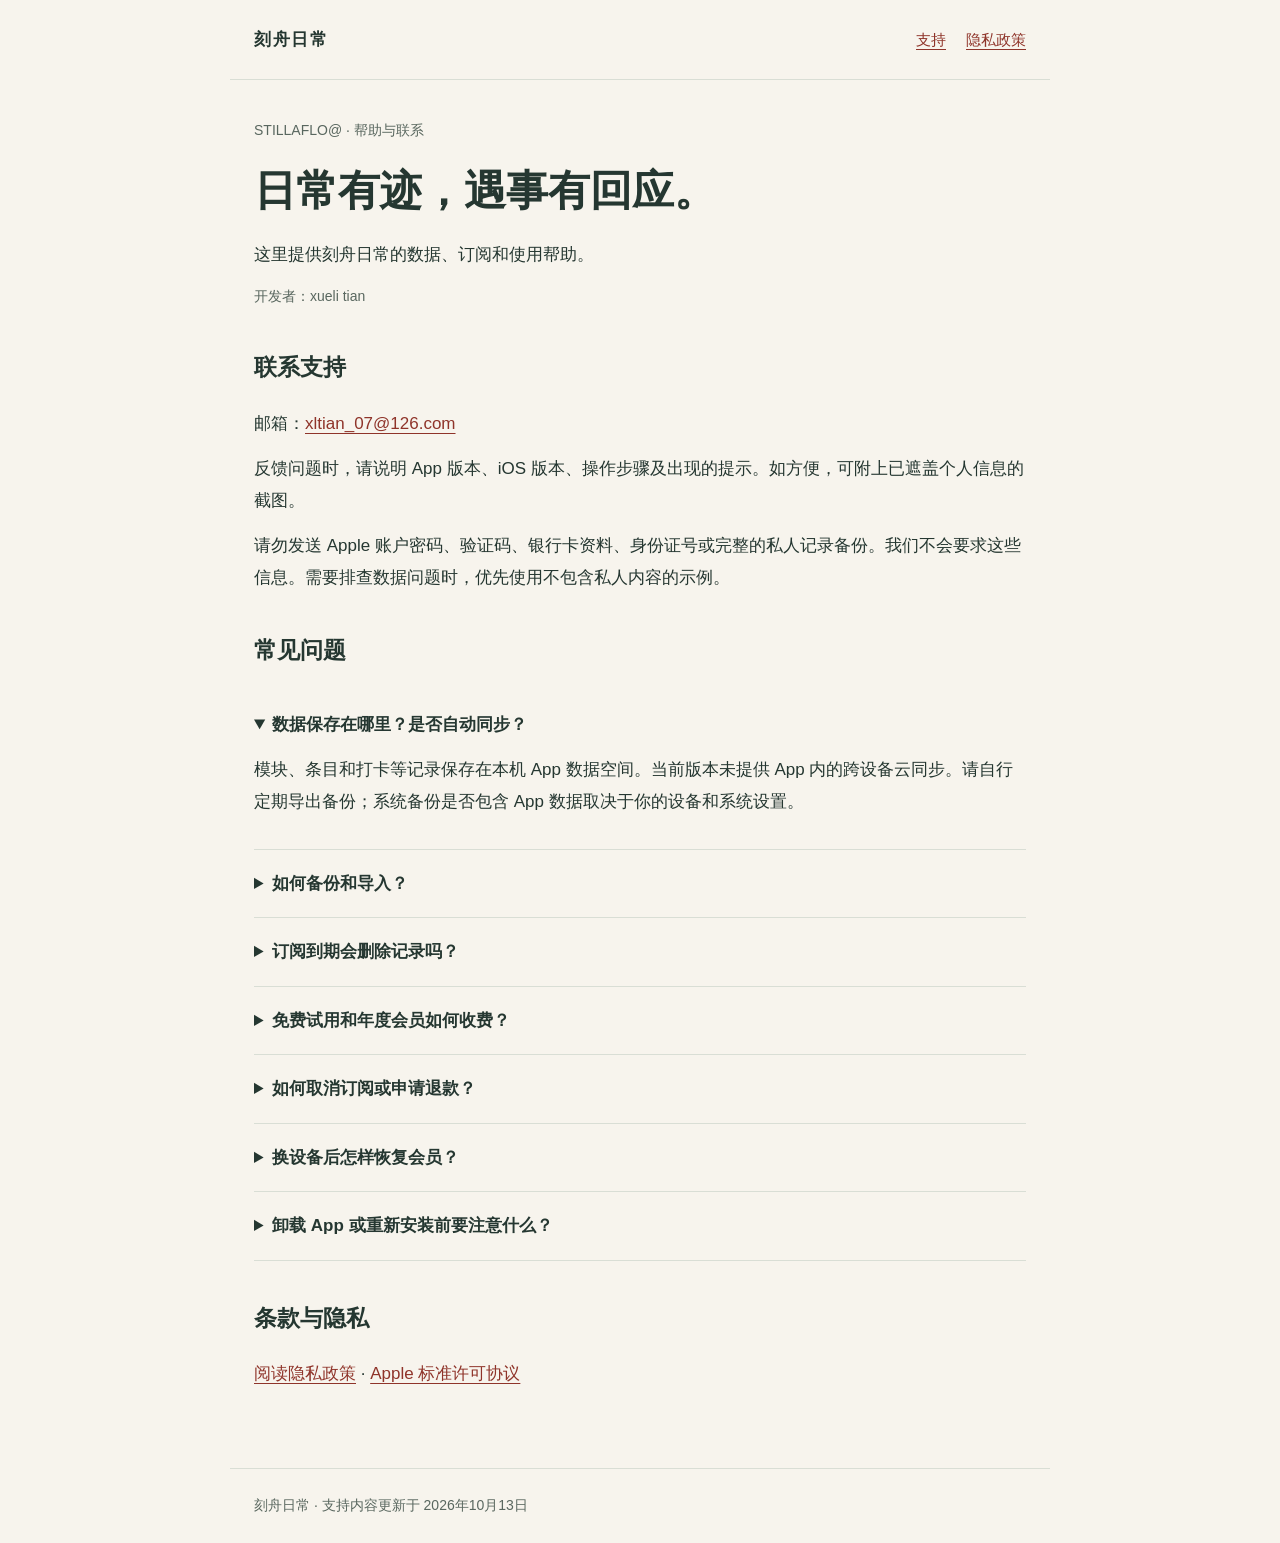
<file: index.html>
<!doctype html>
<html lang="zh-CN"><head><meta charset="utf-8"><meta name="viewport" content="width=device-width,initial-scale=1"><title>刻舟日常 · 支持</title><meta name="description" content="刻舟日常使用帮助、数据备份与订阅支持。"><link rel="stylesheet" href="styles.css"></head>
<body><header><span class="brand">刻舟日常</span><nav aria-label="页面导航"><a href="index.html" aria-current="page">支持</a><a href="privacy.html">隐私政策</a></nav></header>
<main><p class="eyebrow">STILLAFLO@ · 帮助与联系</p><h1>日常有迹，遇事有回应。</h1><p>这里提供刻舟日常的数据、订阅和使用帮助。</p><p class="meta">开发者：xueli tian</p>
<section aria-labelledby="contact"><h2 id="contact">联系支持</h2><p>邮箱：<a href="mailto:xltian_07@126.com">xltian_07@126.com</a></p><p>反馈问题时，请说明 App 版本、iOS 版本、操作步骤及出现的提示。如方便，可附上已遮盖个人信息的截图。</p><p>请勿发送 Apple 账户密码、验证码、银行卡资料、身份证号或完整的私人记录备份。我们不会要求这些信息。需要排查数据问题时，优先使用不包含私人内容的示例。</p></section>
<section aria-labelledby="faq"><h2 id="faq">常见问题</h2>
<details open><summary>数据保存在哪里？是否自动同步？</summary><p>模块、条目和打卡等记录保存在本机 App 数据空间。当前版本未提供 App 内的跨设备云同步。请自行定期导出备份；系统备份是否包含 App 数据取决于你的设备和系统设置。</p></details>
<details><summary>如何备份和导入？</summary><p>在「刻舟」的菜单中选择「导出数据」，通过系统分享界面选择保存位置。导出的文件可能包含你的私人记录，请妥善保管。</p><p>「导入数据」会在确认后替换当前数据，并在本机保留导入前的副本。可通过「找回导入前的数据」查看或导出副本；导入和恢复到当前库需要有效订阅。操作前建议另行导出当前数据。</p></details>
<details><summary>订阅到期会删除记录吗？</summary><p>不会因订阅到期自动删除记录。你仍可查看历史并导出数据；新增、编辑、删除、打卡、归档和导入等写入操作需要有效订阅。</p></details>
<details><summary>免费试用和年度会员如何收费？</summary><p>符合 Apple 资格的新订阅者可试用一个月，试用结束后自动按年续订。免费试用需要先经 Apple 确认订阅，不从安装 App 时自动开始。实际价格、资格、扣款时间及有效期以 Apple 购买确认页和订阅状态为准。</p></details>
<details><summary>如何取消订阅或申请退款？</summary><p>在 App「订阅与试用」中选择「管理／取消订阅」，或前往 iPhone「设置 → Apple 账户 → 订阅」。如不希望续订，请至少提前 24 小时取消。取消自动续订不等同于退款；可用期限以 Apple 返回的权益为准。</p><p>退款通过 Apple 申请：<a href="https://reportaproblem.apple.com/">Apple 问题报告页面</a>。退款是否获批由 Apple 决定。</p></details>
<details><summary>换设备后怎样恢复会员？</summary><p>使用购买时的 Apple 账户，在「订阅与试用」中点击「恢复购买」，并保持联网。恢复购买不会恢复你的日常记录；记录需要另行导入备份。已到期订阅不会因为恢复购买重新获得有效权益。</p></details>
<details><summary>卸载 App 或重新安装前要注意什么？</summary><p>删除 App 会移除本机 App 数据，请先导出并确认备份已保存到 App 之外的位置。开发者没有你的云端记录副本，无法承诺找回未备份的数据。</p></details></section>
<section><h2>条款与隐私</h2><p><a href="privacy.html">阅读隐私政策</a> · <a href="https://www.apple.com/legal/internet-services/itunes/dev/stdeula/">Apple 标准许可协议</a></p></section></main><footer>刻舟日常 · 支持内容更新于 2026年10月13日</footer></body></html>
</file>
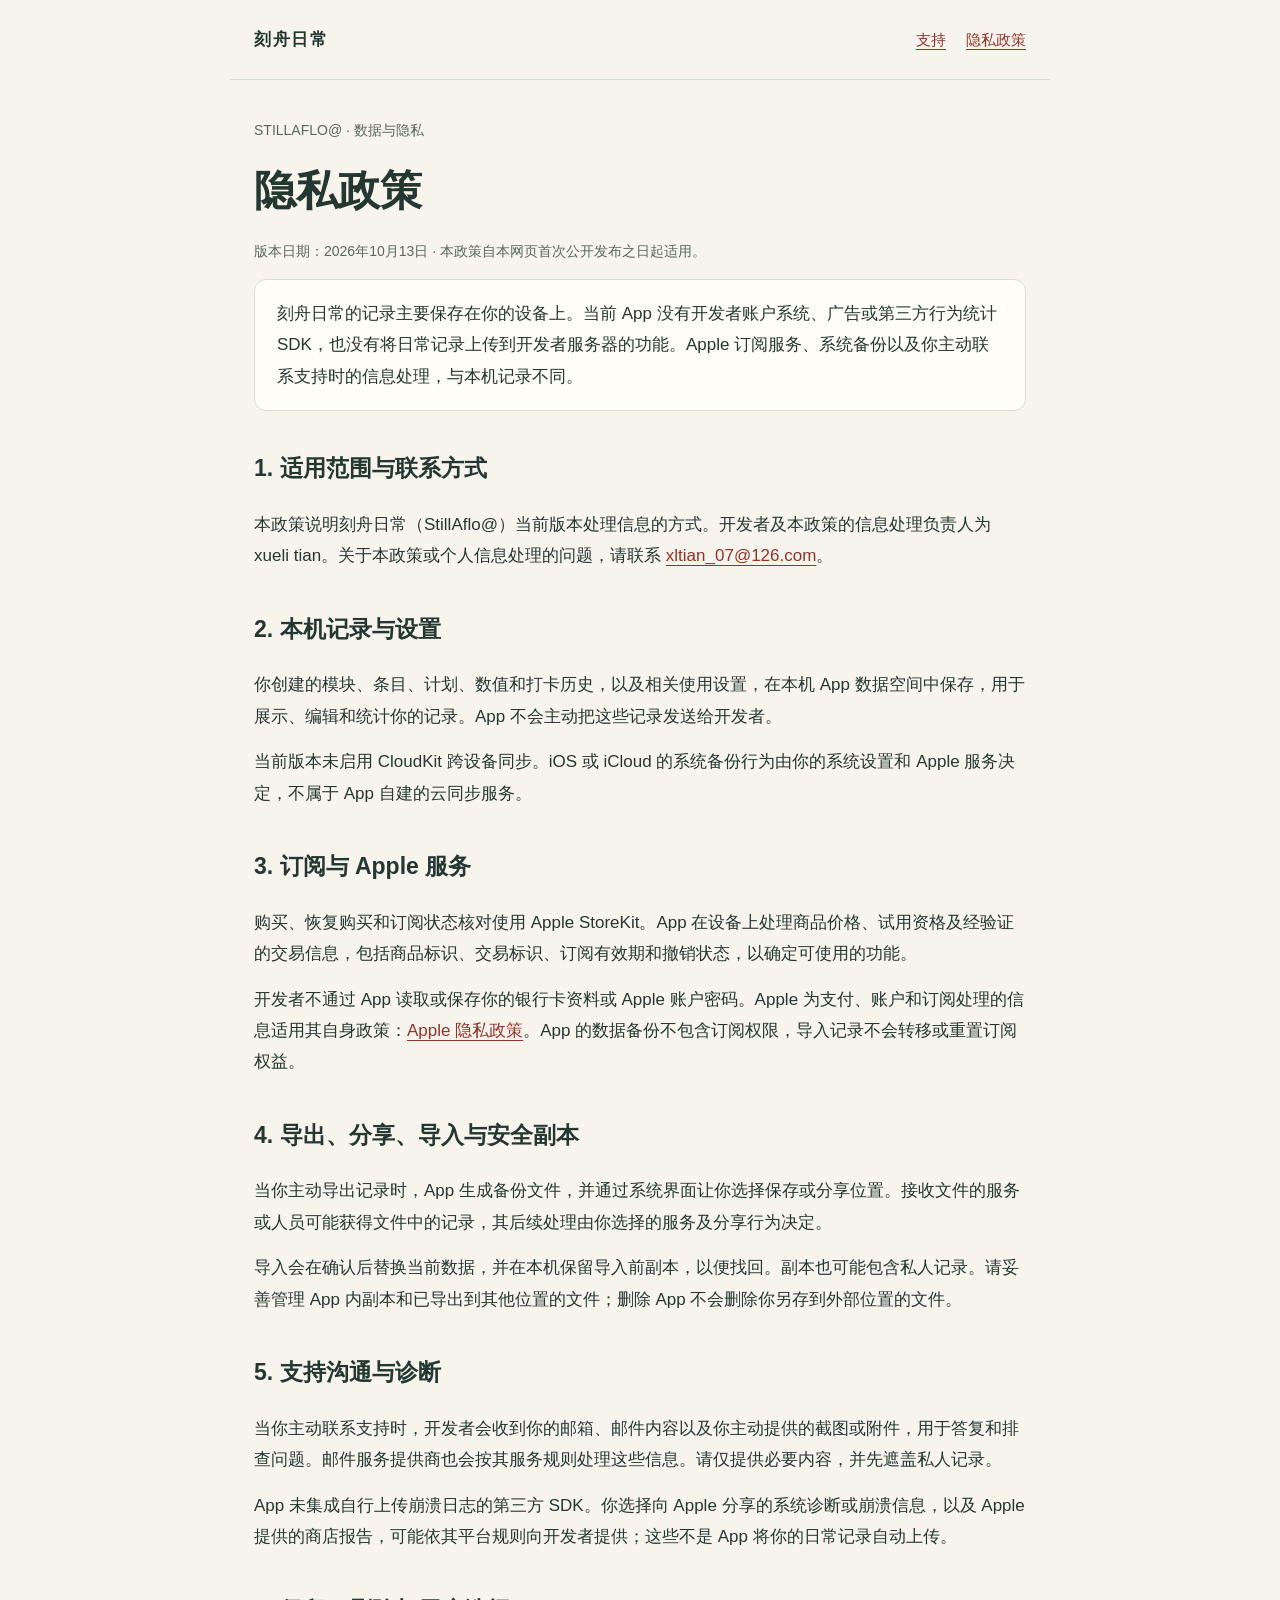
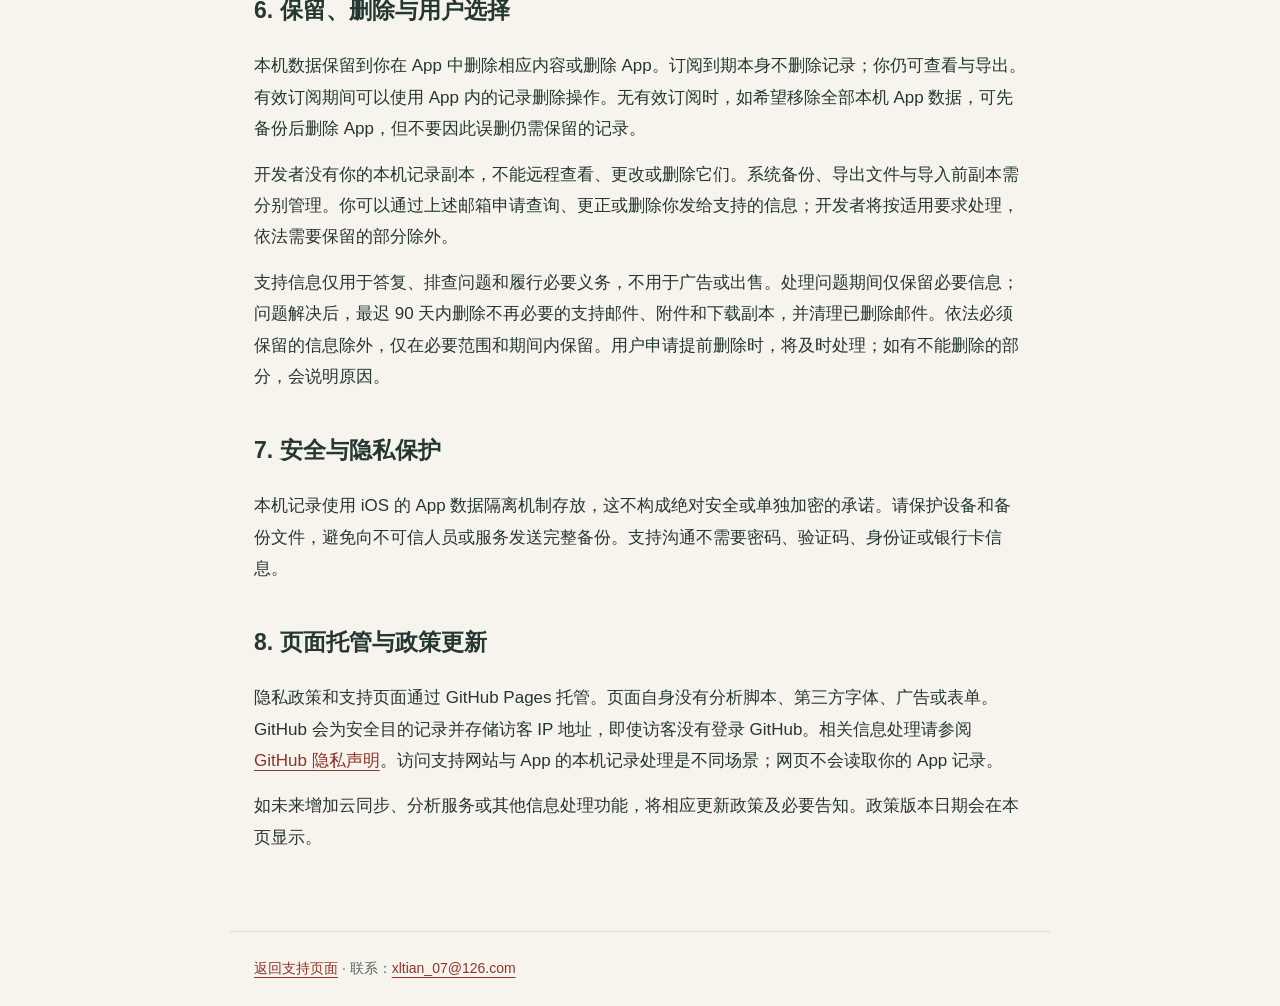
<file: privacy.html>
<!doctype html>
<html lang="zh-CN"><head><meta charset="utf-8"><meta name="viewport" content="width=device-width,initial-scale=1"><title>刻舟日常 · 隐私政策</title><meta name="description" content="了解刻舟日常的本地记录、订阅、备份及支持信息如何处理。"><link rel="stylesheet" href="styles.css"></head>
<body><header><span class="brand">刻舟日常</span><nav aria-label="页面导航"><a href="index.html">支持</a><a href="privacy.html" aria-current="page">隐私政策</a></nav></header>
<main><p class="eyebrow">STILLAFLO@ · 数据与隐私</p><h1>隐私政策</h1><p class="meta">版本日期：2026年10月13日 · 本政策自本网页首次公开发布之日起适用。</p>
<div class="summary">刻舟日常的记录主要保存在你的设备上。当前 App 没有开发者账户系统、广告或第三方行为统计 SDK，也没有将日常记录上传到开发者服务器的功能。Apple 订阅服务、系统备份以及你主动联系支持时的信息处理，与本机记录不同。</div>
<section><h2>1. 适用范围与联系方式</h2><p>本政策说明刻舟日常（StillAflo@）当前版本处理信息的方式。开发者及本政策的信息处理负责人为 xueli tian。关于本政策或个人信息处理的问题，请联系 <a href="mailto:xltian_07@126.com">xltian_07@126.com</a>。</p></section>
<section><h2>2. 本机记录与设置</h2><p>你创建的模块、条目、计划、数值和打卡历史，以及相关使用设置，在本机 App 数据空间中保存，用于展示、编辑和统计你的记录。App 不会主动把这些记录发送给开发者。</p><p>当前版本未启用 CloudKit 跨设备同步。iOS 或 iCloud 的系统备份行为由你的系统设置和 Apple 服务决定，不属于 App 自建的云同步服务。</p></section>
<section><h2>3. 订阅与 Apple 服务</h2><p>购买、恢复购买和订阅状态核对使用 Apple StoreKit。App 在设备上处理商品价格、试用资格及经验证的交易信息，包括商品标识、交易标识、订阅有效期和撤销状态，以确定可使用的功能。</p><p>开发者不通过 App 读取或保存你的银行卡资料或 Apple 账户密码。Apple 为支付、账户和订阅处理的信息适用其自身政策：<a href="https://www.apple.com/legal/privacy/">Apple 隐私政策</a>。App 的数据备份不包含订阅权限，导入记录不会转移或重置订阅权益。</p></section>
<section><h2>4. 导出、分享、导入与安全副本</h2><p>当你主动导出记录时，App 生成备份文件，并通过系统界面让你选择保存或分享位置。接收文件的服务或人员可能获得文件中的记录，其后续处理由你选择的服务及分享行为决定。</p><p>导入会在确认后替换当前数据，并在本机保留导入前副本，以便找回。副本也可能包含私人记录。请妥善管理 App 内副本和已导出到其他位置的文件；删除 App 不会删除你另存到外部位置的文件。</p></section>
<section><h2>5. 支持沟通与诊断</h2><p>当你主动联系支持时，开发者会收到你的邮箱、邮件内容以及你主动提供的截图或附件，用于答复和排查问题。邮件服务提供商也会按其服务规则处理这些信息。请仅提供必要内容，并先遮盖私人记录。</p><p>App 未集成自行上传崩溃日志的第三方 SDK。你选择向 Apple 分享的系统诊断或崩溃信息，以及 Apple 提供的商店报告，可能依其平台规则向开发者提供；这些不是 App 将你的日常记录自动上传。</p></section>
<section><h2>6. 保留、删除与用户选择</h2><p>本机数据保留到你在 App 中删除相应内容或删除 App。订阅到期本身不删除记录；你仍可查看与导出。有效订阅期间可以使用 App 内的记录删除操作。无有效订阅时，如希望移除全部本机 App 数据，可先备份后删除 App，但不要因此误删仍需保留的记录。</p><p>开发者没有你的本机记录副本，不能远程查看、更改或删除它们。系统备份、导出文件与导入前副本需分别管理。你可以通过上述邮箱申请查询、更正或删除你发给支持的信息；开发者将按适用要求处理，依法需要保留的部分除外。</p><p>支持信息仅用于答复、排查问题和履行必要义务，不用于广告或出售。处理问题期间仅保留必要信息；问题解决后，最迟 90 天内删除不再必要的支持邮件、附件和下载副本，并清理已删除邮件。依法必须保留的信息除外，仅在必要范围和期间内保留。用户申请提前删除时，将及时处理；如有不能删除的部分，会说明原因。</p></section>
<section><h2>7. 安全与隐私保护</h2><p>本机记录使用 iOS 的 App 数据隔离机制存放，这不构成绝对安全或单独加密的承诺。请保护设备和备份文件，避免向不可信人员或服务发送完整备份。支持沟通不需要密码、验证码、身份证或银行卡信息。</p></section>
<section><h2>8. 页面托管与政策更新</h2><p>隐私政策和支持页面通过 GitHub Pages 托管。页面自身没有分析脚本、第三方字体、广告或表单。GitHub 会为安全目的记录并存储访客 IP 地址，即使访客没有登录 GitHub。相关信息处理请参阅 <a href="https://docs.github.com/en/site-policy/privacy-policies/github-general-privacy-statement">GitHub 隐私声明</a>。访问支持网站与 App 的本机记录处理是不同场景；网页不会读取你的 App 记录。</p><p>如未来增加云同步、分析服务或其他信息处理功能，将相应更新政策及必要告知。政策版本日期会在本页显示。</p></section></main><footer><a href="index.html">返回支持页面</a> · 联系：<a href="mailto:xltian_07@126.com">xltian_07@126.com</a></footer></body></html>
</file>
<file: styles.css>
:root{color-scheme:light;--paper:#f7f4ed;--ink:#253731;--muted:#59675f;--line:#d9ded5;--accent:#8f342a}
*{box-sizing:border-box}body{margin:0;background:var(--paper);color:var(--ink);font:17px/1.85 -apple-system,BlinkMacSystemFont,"PingFang SC","Microsoft YaHei",sans-serif}a{color:var(--accent);text-underline-offset:4px}a:focus-visible{outline:3px solid var(--accent);outline-offset:4px}header,main,footer{max-width:820px;margin:auto;padding:24px}header{display:flex;align-items:center;justify-content:space-between;gap:20px;border-bottom:1px solid var(--line)}header a{font-size:15px}nav{display:flex;gap:20px;flex-wrap:wrap}.brand{font-weight:650;letter-spacing:.1em}h1{font-size:clamp(30px,5vw,42px);line-height:1.3;margin:20px 0}h2{font-size:23px;margin-top:36px}p,ul,ol{margin:14px 0}li{margin:7px 0}.eyebrow,.meta{font-size:14px;color:var(--muted)}.notice,.summary{padding:18px 22px;border:1px solid var(--line);border-radius:12px;background:#fffdf8}.notice{border-left:4px solid var(--accent)}details{border-bottom:1px solid var(--line);padding:18px 0}summary{cursor:pointer;font-weight:600}footer{border-top:1px solid var(--line);font-size:14px;color:var(--muted);margin-top:32px}main{padding-bottom:32px}@media(max-width:520px){header{align-items:flex-start;flex-direction:column}header,main,footer{padding:20px}nav{gap:16px}.notice,.summary{padding:14px 16px}}
</file>
